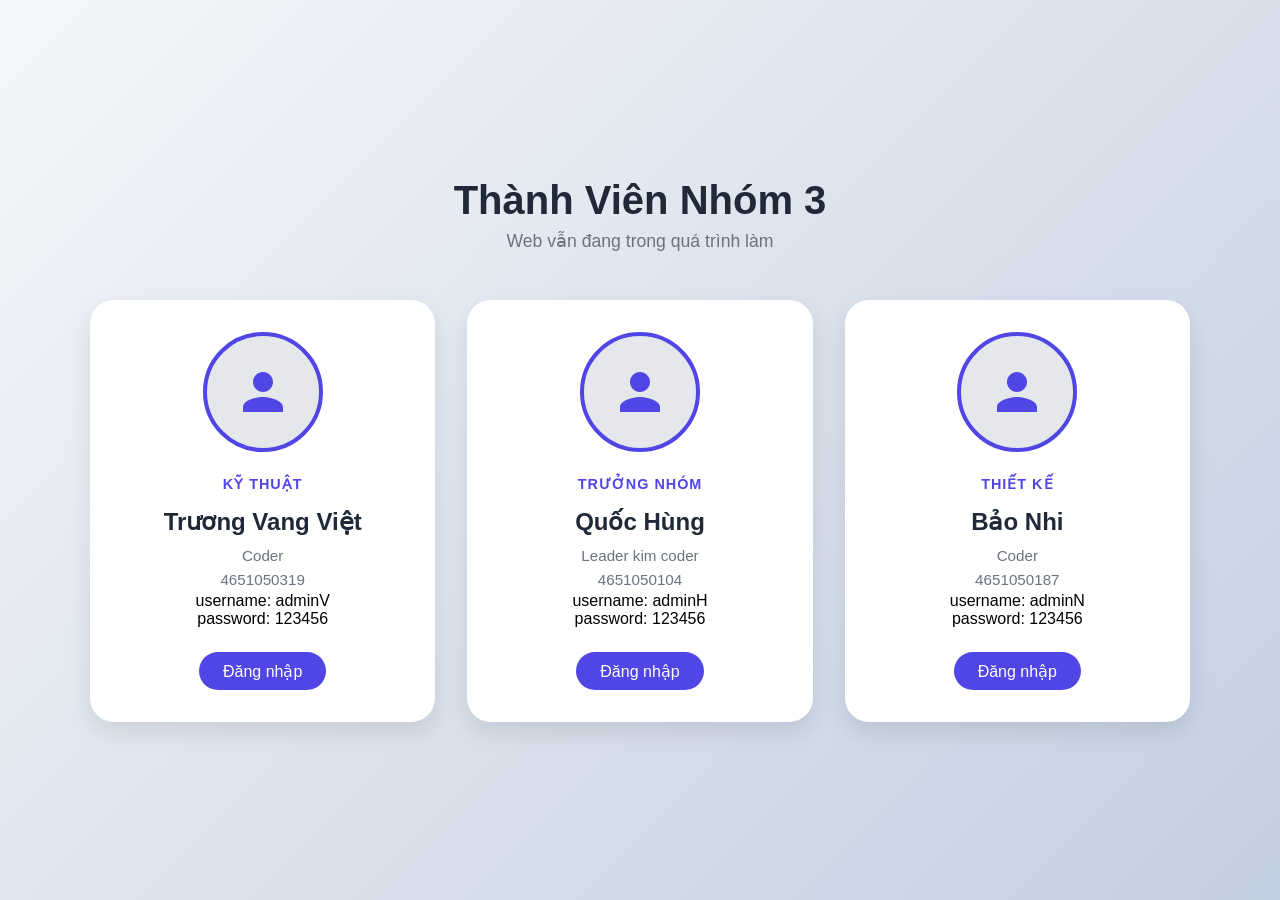
<file: gioithieuthanhvien_ANM/index.html>
<!DOCTYPE html>
<html lang="vi">
<head>
    <meta charset="UTF-8">
    <meta name="viewport" content="width=device-width, initial-scale=1.0">
    <link rel="stylesheet" href="index.css">
    <title>Giới thiệu thành viên nhóm 3</title>
    
        
</head>
<body>

    <div class="header">
        <h1>Thành Viên Nhóm 3</h1>
        <p>Web vẫn đang trong quá trình làm</p>
    </div>

    <div class="team-container">
        <!-- Thành viên 1 -->
        <div class="member-card">
            <div class="avatar-container">
                <svg viewBox="0 0 24 24"><path d="M12 12c2.21 0 4-1.79 4-4s-1.79-4-4-4-4 1.79-4 4 1.79 4 4 4zm0 2c-2.67 0-8 1.34-8 4v2h16v-2c0-2.66-5.33-4-8-4z"/></svg>
            </div>
            <span class="member-role">Kỹ Thuật</span>
            <h2 class="member-name">Trương Vang Việt</h2>
            <p class="member-desc">Coder</p>
            <p class="member-desc">4651050319</p>
            <p class="font-size: 8px">username: adminV <br>password: 123456</p>
            <a href="login.php" class="btn-signin">Đăng nhập</a>
        </div>

        <!-- Thành viên 2 -->
        <div class="member-card">
            <div class="avatar-container">
                <svg viewBox="0 0 24 24"><path d="M12 12c2.21 0 4-1.79 4-4s-1.79-4-4-4-4 1.79-4 4 1.79 4 4 4zm0 2c-2.67 0-8 1.34-8 4v2h16v-2c0-2.66-5.33-4-8-4z"/></svg>
            </div>
            <span class="member-role">Trưởng nhóm</span>
            <h2 class="member-name">Quốc Hùng</h2>
            <p class="member-desc">Leader kim coder</p>
            <p class="member-desc">4651050104</p>
            <p class="font-size: 8px">username: adminH <br>password: 123456</p>
            <a href="login.php" class="btn-signin">Đăng nhập</a>
        </div>

        <!-- Thành viên 3 -->
        <div class="member-card">
            <div class="avatar-container">
                <svg viewBox="0 0 24 24"><path d="M12 12c2.21 0 4-1.79 4-4s-1.79-4-4-4-4 1.79-4 4 1.79 4 4 4zm0 2c-2.67 0-8 1.34-8 4v2h16v-2c0-2.66-5.33-4-8-4z"/></svg>
            </div>
            <span class="member-role">Thiết kế</span>
            <h2 class="member-name">Bảo Nhi</h2>
            <p class="member-desc">Coder </p>
            <p class="member-desc">4651050187</p>
            <p class="font-size: 8px">username: adminN <br>password: 123456</p>
            <a href="login.php" class="btn-signin">Đăng nhập</a>
        </div>
    </div>

</body>
</html>
</file>
<file: gioithieuthanhvien_ANM/index.css>
:root {
            --primary-color: #4f46e5;
            --bg-gradient: linear-gradient(135deg, #f5f7fa 0%, #c3cfe2 100%);
            --card-bg: #ffffff;
            --text-main: #1f2937;
            --text-sub: #6b7280;
        }

        * {
            margin: 0;
            padding: 0;
            box-sizing: border-box;
            font-family: 'Segoe UI', Tahoma, Geneva, Verdana, sans-serif;
        }

        body {
            background: var(--bg-gradient);
            min-height: 100vh;
            display: flex;
            flex-direction: column;
            align-items: center;
            justify-content: center;
            padding: 2rem;
        }

        .header {
            text-align: center;
            margin-bottom: 3rem;
        }

        .header h1 {
            font-size: 2.5rem;
            color: var(--text-main);
            margin-bottom: 0.5rem;
        }

        .header p {
            color: var(--text-sub);
            font-size: 1.1rem;
        }

        .team-container {
            display: grid;
            grid-template-columns: repeat(auto-fit, minmax(280px, 1fr));
            gap: 2rem;
            max-width: 1100px;
            width: 100%;
        }

        .member-card {
            background: var(--card-bg);
            border-radius: 1.5rem;
            padding: 2rem;
            text-align: center;
            box-shadow: 0 10px 25px rgba(0, 0, 0, 0.1);
            transition: transform 0.3s ease, box-shadow 0.3s ease;
            position: relative;
            overflow: hidden;
        }

        .member-card:hover {
            transform: translateY(-10px);
            box-shadow: 0 20px 35px rgba(0, 0, 0, 0.15);
        }

        .avatar-container {
            width: 120px;
            height: 120px;
            margin: 0 auto 1.5rem;
            background: #e5e7eb;
            border-radius: 50%;
            display: flex;
            align-items: center;
            justify-content: center;
            border: 4px solid var(--primary-color);
            transition: transform 0.3s ease;
        }

        .member-card:hover .avatar-container {
            transform: scale(1.1);
        }

        .avatar-container svg {
            width: 60px;
            height: 60px;
            fill: var(--primary-color);
        }

        .member-name {
            font-size: 1.5rem;
            font-weight: 700;
            color: var(--text-main);
            margin-bottom: 0.5rem;
        }

        .member-role {
            font-size: 0.9rem;
            font-weight: 600;
            color: var(--primary-color);
            text-transform: uppercase;
            letter-spacing: 1px;
            margin-bottom: 1rem;
            display: block;
        }

        .member-desc {
            font-size: 0.95rem;
            color: var(--text-sub);
            line-height: 1.6;
        }

        .social-links {
            margin-top: 1.5rem;
            display: flex;
            justify-content: center;
            gap: 1rem;
        }

        .btn-signin {
            margin-top: 1.5rem;
            display: inline-block;
            padding: 0.6rem 1.5rem;
            background-color: var(--primary-color);
            color: white;
            text-decoration: none;
            border-radius: 2rem;
            font-weight: 500;
            transition: opacity 0.2s;
        }

        .btn-contact:hover {
            opacity: 0.9;
        }

        /* Responsive adjustments */
        @media (max-width: 640px) {
            .header h1 {
                font-size: 2rem;
            }
        }
</file>
